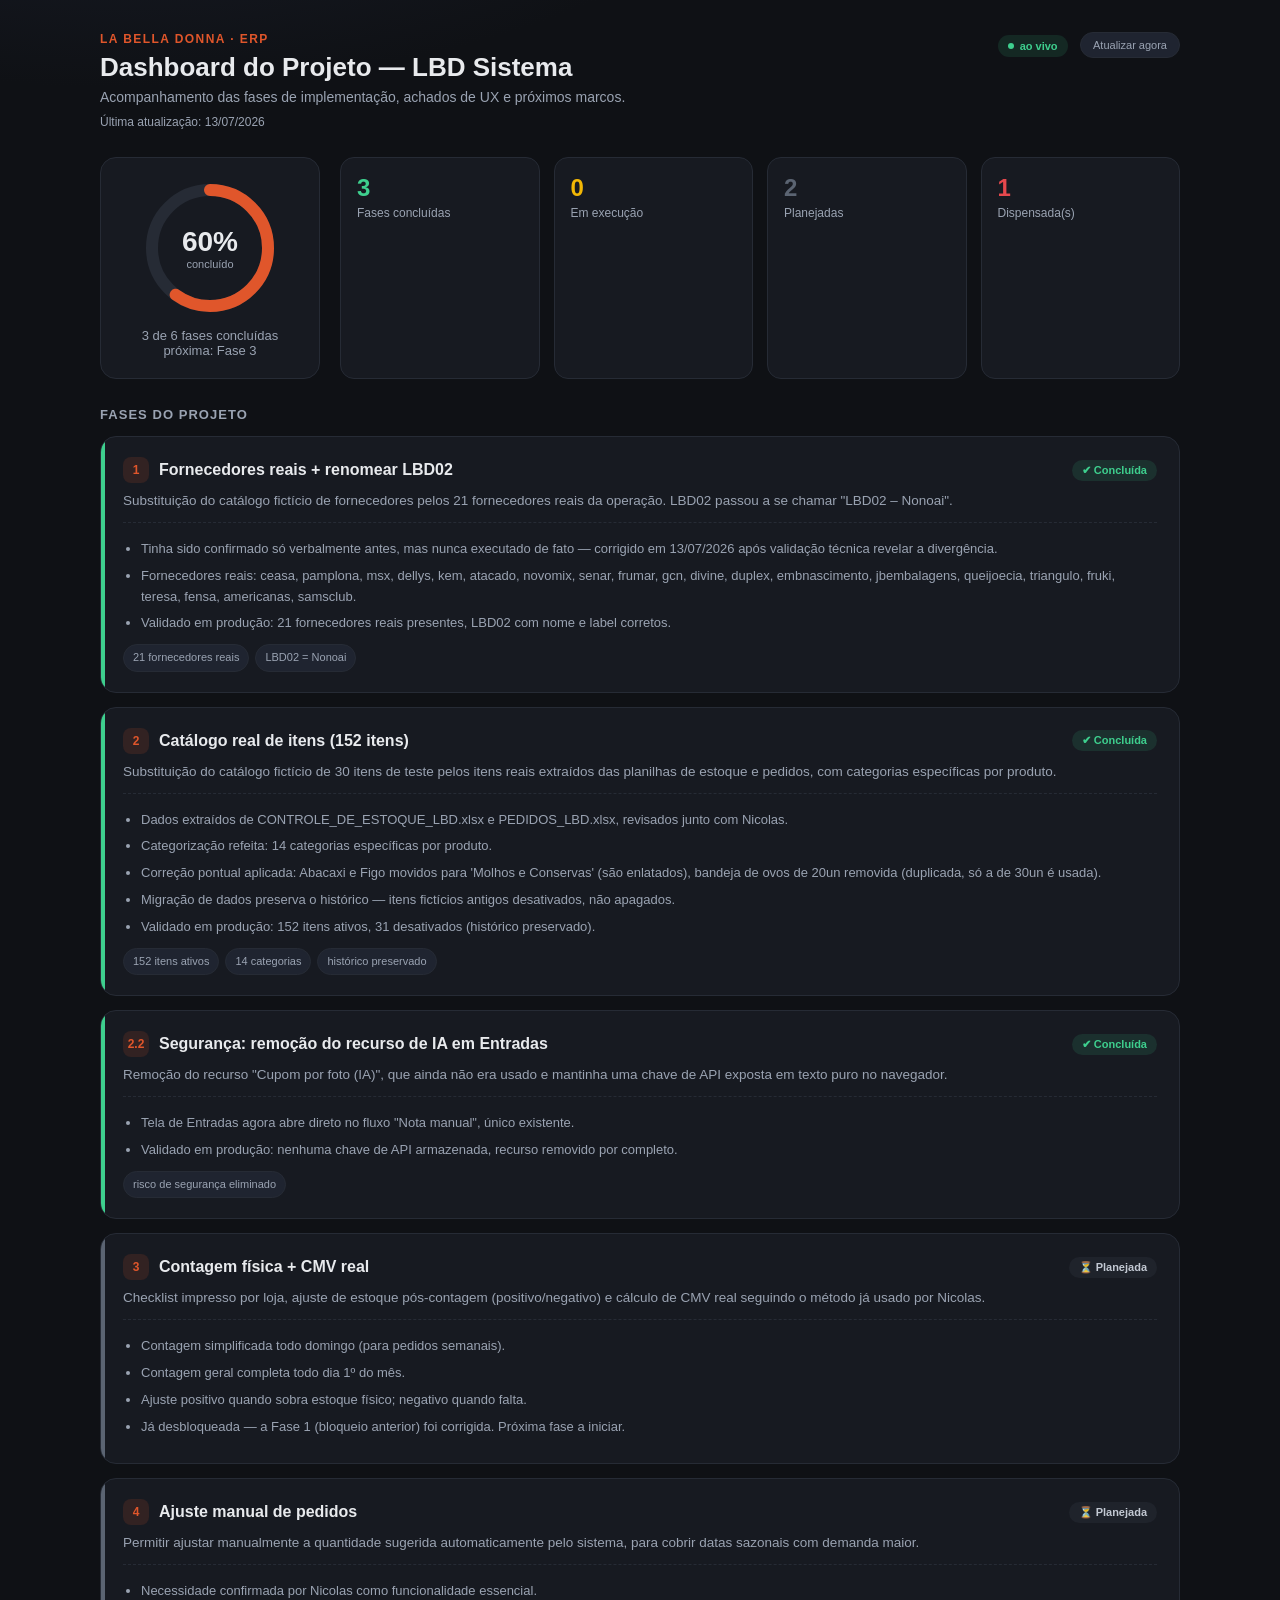
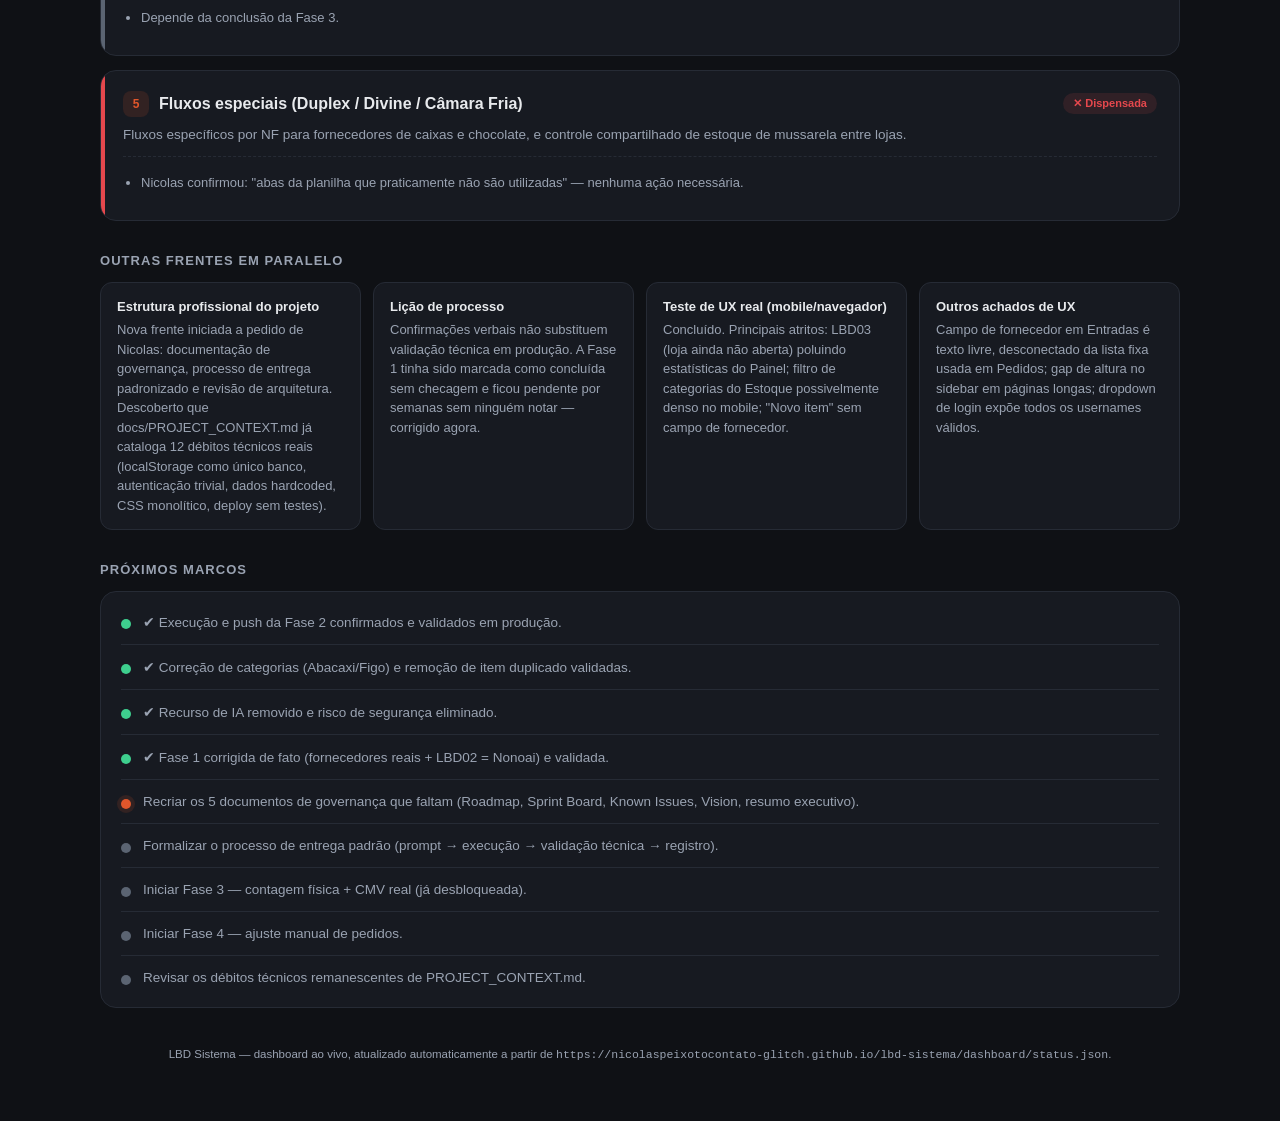
<file: dashboard/index.html>
<!DOCTYPE html>
<html lang="pt-BR">
<head>
<meta charset="UTF-8">
<meta name="viewport" content="width=device-width, initial-scale=1.0">
<title>Dashboard — LBD Sistema</title>
<style>
  :root{
    --bg:#0f1115;
    --card:#171a21;
    --card-border:#262b35;
    --text:#e8eaed;
    --text-dim:#9aa3b2;
    --accent:#e0562b;
    --accent-soft:#e0562b22;
    --ok:#3ecf8e;
    --ok-soft:#3ecf8e1f;
    --warn:#f2b705;
    --warn-soft:#f2b7051f;
    --pending:#5b6472;
    --pending-soft:#5b64721f;
    --danger:#e5484d;
    --danger-soft:#e5484d1f;
  }
  *{box-sizing:border-box;}
  body{
    margin:0;
    font-family:-apple-system,BlinkMacSystemFont,"Segoe UI",Roboto,Helvetica,Arial,sans-serif;
    background:radial-gradient(1200px 600px at 10% -10%, #1c2130 0%, var(--bg) 60%);
    color:var(--text);
    padding:32px 20px 60px;
  }
  .wrap{max-width:1080px;margin:0 auto;}
  header{margin-bottom:28px;display:flex;justify-content:space-between;align-items:flex-start;flex-wrap:wrap;gap:12px;}
  .eyebrow{color:var(--accent);font-size:12px;letter-spacing:.12em;text-transform:uppercase;font-weight:700;margin-bottom:6px;}
  h1{font-size:26px;margin:0 0 6px;font-weight:700;}
  .subtitle{color:var(--text-dim);font-size:14px;margin:0;}
  .updated{color:var(--text-dim);font-size:12px;margin-top:10px;}
  .live-badge{
    display:inline-flex;align-items:center;gap:6px;
    font-size:11px;font-weight:700;color:var(--ok);
    background:var(--ok-soft);border-radius:999px;padding:5px 10px;
    white-space:nowrap;
  }
  .live-dot{width:6px;height:6px;border-radius:50%;background:var(--ok);animation:pulse 1.6s infinite;}
  @keyframes pulse{0%,100%{opacity:1;}50%{opacity:.25;}}
  .refresh-btn{
    background:#1f2430;border:1px solid var(--card-border);color:var(--text-dim);
    font-size:11px;padding:6px 12px;border-radius:999px;cursor:pointer;margin-left:8px;
  }
  .refresh-btn:hover{color:var(--text);}

  .grid-top{
    display:grid;
    grid-template-columns: 220px 1fr;
    gap:20px;
    margin-bottom:28px;
  }
  @media (max-width:640px){ .grid-top{grid-template-columns:1fr;} }

  .progress-card{
    background:var(--card);
    border:1px solid var(--card-border);
    border-radius:16px;
    padding:20px;
    display:flex;
    flex-direction:column;
    align-items:center;
    justify-content:center;
    text-align:center;
  }
  .ring{position:relative;width:140px;height:140px;margin-bottom:10px;}
  .ring svg{transform:rotate(-90deg);}
  .ring-bg{fill:none;stroke:#262b35;stroke-width:12;}
  .ring-fg{fill:none;stroke:var(--accent);stroke-width:12;stroke-linecap:round;transition:stroke-dashoffset 1s ease;}
  .ring-label{
    position:absolute;top:0;left:0;width:100%;height:100%;
    display:flex;align-items:center;justify-content:center;
    flex-direction:column;
  }
  .ring-label .num{font-size:28px;font-weight:800;}
  .ring-label .lbl{font-size:11px;color:var(--text-dim);}
  .progress-caption{font-size:13px;color:var(--text-dim);}

  .stat-strip{
    display:grid;
    grid-template-columns:repeat(4,1fr);
    gap:14px;
  }
  @media (max-width:640px){ .stat-strip{grid-template-columns:repeat(2,1fr);} }
  .stat{
    background:var(--card);
    border:1px solid var(--card-border);
    border-radius:14px;
    padding:16px;
  }
  .stat .n{font-size:24px;font-weight:800;}
  .stat .l{font-size:12px;color:var(--text-dim);margin-top:4px;}
  .stat.ok .n{color:var(--ok);}
  .stat.warn .n{color:var(--warn);}
  .stat.pending .n{color:var(--pending);}
  .stat.dropped .n{color:var(--danger);}

  section{margin-bottom:32px;}
  .section-title{
    font-size:13px;
    text-transform:uppercase;
    letter-spacing:.08em;
    color:var(--text-dim);
    font-weight:700;
    margin:0 0 14px;
  }

  .phase-card{
    background:var(--card);
    border:1px solid var(--card-border);
    border-radius:16px;
    padding:20px 22px;
    margin-bottom:14px;
    position:relative;
    overflow:hidden;
  }
  .phase-card::before{
    content:"";
    position:absolute; left:0; top:0; bottom:0; width:4px;
  }
  .phase-card.ok::before{background:var(--ok);}
  .phase-card.progress::before{background:var(--warn);}
  .phase-card.pending::before{background:var(--pending);}
  .phase-card.dropped::before{background:var(--danger);}

  .phase-head{display:flex;align-items:center;justify-content:space-between;flex-wrap:wrap;gap:8px;margin-bottom:8px;}
  .phase-title{font-size:16px;font-weight:700;display:flex;align-items:center;gap:10px;}
  .phase-num{
    display:inline-flex;align-items:center;justify-content:center;
    width:26px;height:26px;border-radius:8px;
    background:var(--accent-soft);color:var(--accent);
    font-size:12px;font-weight:800;
  }
  .badge{
    font-size:11px;font-weight:700;padding:4px 10px;border-radius:999px;
    white-space:nowrap;
  }
  .badge.ok{background:var(--ok-soft);color:var(--ok);}
  .badge.progress{background:var(--warn-soft);color:var(--warn);}
  .badge.pending{background:var(--pending-soft);color:#c3c9d3;}
  .badge.dropped{background:var(--danger-soft);color:var(--danger);}

  .phase-desc{color:var(--text-dim);font-size:13.5px;line-height:1.55;margin:0 0 10px;}
  .phase-details{
    font-size:13px;color:var(--text);
    line-height:1.6;
    padding-top:8px;
    border-top:1px dashed var(--card-border);
  }
  .phase-details ul{margin:8px 0 0;padding-left:18px;}
  .phase-details li{margin-bottom:6px;color:var(--text-dim);}

  .pill-row{display:flex;flex-wrap:wrap;gap:6px;margin-top:10px;}
  .pill{
    font-size:11px;
    background:#1f2430;
    border:1px solid var(--card-border);
    color:var(--text-dim);
    padding:4px 9px;
    border-radius:999px;
  }

  .findings-grid{
    display:grid;
    grid-template-columns:repeat(auto-fit,minmax(230px,1fr));
    gap:12px;
  }
  .finding{
    background:var(--card);
    border:1px solid var(--card-border);
    border-radius:12px;
    padding:14px 16px;
    font-size:13px;
    color:var(--text-dim);
    line-height:1.5;
  }
  .finding b{color:var(--text);display:block;margin-bottom:4px;font-size:13px;}

  .milestones{
    background:var(--card);
    border:1px solid var(--card-border);
    border-radius:16px;
    padding:8px 20px;
  }
  .milestone{
    display:flex;align-items:flex-start;gap:12px;
    padding:14px 0;
    border-bottom:1px solid var(--card-border);
  }
  .milestone:last-child{border-bottom:none;}
  .m-dot{
    width:10px;height:10px;border-radius:50%;
    background:var(--pending);margin-top:5px;flex-shrink:0;
  }
  .milestone.next .m-dot{background:var(--accent);box-shadow:0 0 0 4px var(--accent-soft);}
  .milestone.done .m-dot{background:var(--ok);}
  .m-text{font-size:13.5px;color:var(--text-dim);}
  .m-text b{color:var(--text);}

  .err-banner{
    background:var(--danger-soft);border:1px solid var(--danger);color:var(--danger);
    border-radius:10px;padding:12px 16px;font-size:13px;margin-bottom:20px;display:none;
  }

  footer{
    text-align:center;color:var(--text-dim);font-size:11.5px;margin-top:40px;
  }
</style>
</head>
<body>
<div class="wrap">

  <header>
    <div>
      <div class="eyebrow">La Bella Donna · ERP</div>
      <h1>Dashboard do Projeto — LBD Sistema</h1>
      <p class="subtitle">Acompanhamento das fases de implementação, achados de UX e próximos marcos.</p>
      <div class="updated" id="updatedLine">Carregando dados...</div>
    </div>
    <div>
      <span class="live-badge"><span class="live-dot"></span>ao vivo</span>
      <button class="refresh-btn" onclick="loadStatus(true)">Atualizar agora</button>
    </div>
  </header>

  <div class="err-banner" id="errBanner"></div>

  <div class="grid-top">
    <div class="progress-card">
      <div class="ring">
        <svg width="140" height="140" viewBox="0 0 140 140">
          <circle class="ring-bg" cx="70" cy="70" r="58"></circle>
          <circle class="ring-fg" id="ringFg" cx="70" cy="70" r="58"
            stroke-dasharray="364" stroke-dashoffset="364"></circle>
        </svg>
        <div class="ring-label">
          <div class="num" id="ringNum">--</div>
          <div class="lbl">concluído</div>
        </div>
      </div>
      <div class="progress-caption" id="progressCaption">—</div>
    </div>

    <div class="stat-strip" id="statStrip"></div>
  </div>

  <section>
    <div class="section-title">Fases do projeto</div>
    <div id="phasesContainer"></div>
  </section>

  <section>
    <div class="section-title">Outras frentes em paralelo</div>
    <div class="findings-grid" id="findingsContainer"></div>
  </section>

  <section>
    <div class="section-title">Próximos marcos</div>
    <div class="milestones" id="milestonesContainer"></div>
  </section>

  <footer>LBD Sistema — dashboard ao vivo, atualizado automaticamente a partir de <code id="sourceUrlLabel"></code>.</footer>
</div>

<script>
  const STATUS_URL = 'https://nicolaspeixotocontato-glitch.github.io/lbd-sistema/dashboard/status.json';
  const POLL_INTERVAL_MS = 60000;

  const STATUS_LABEL = { ok: '✔ Concluída', progress: '🔄 Em execução', pending: '⏳ Planejada', dropped: '✕ Dispensada' };
  const STATUS_CLASS = { ok: 'ok', progress: 'progress', pending: 'pending', dropped: 'dropped' };

  document.getElementById('sourceUrlLabel').textContent = STATUS_URL;

  function escapeHtml(s){
    return String(s).replace(/[&<>"']/g, c => ({'&':'&amp;','<':'&lt;','>':'&gt;','"':'&quot;',"'":'&#39;'}[c]));
  }

  function render(data){
    const pct = data.progressPercent ?? 0;
    const circumference = 2 * Math.PI * 58;
    const ring = document.getElementById('ringFg');
    ring.style.strokeDasharray = circumference;
    requestAnimationFrame(() => { ring.style.strokeDashoffset = circumference * (1 - pct/100); });
    document.getElementById('ringNum').textContent = pct + '%';

    const phases = data.phases || [];
    const okCount = phases.filter(p => p.status === 'ok').length;
    const progCount = phases.filter(p => p.status === 'progress').length;
    const pendCount = phases.filter(p => p.status === 'pending').length;
    const dropCount = phases.filter(p => p.status === 'dropped').length;
    const nextPhase = phases.find(p => p.status === 'progress') || phases.find(p => p.status === 'pending');
    document.getElementById('progressCaption').innerHTML =
      `${okCount} de ${phases.length} fases concluídas` + (nextPhase ? `<br>próxima: Fase ${nextPhase.num}` : '');

    document.getElementById('statStrip').innerHTML = `
      <div class="stat ok"><div class="n">${okCount}</div><div class="l">Fases concluídas</div></div>
      <div class="stat warn"><div class="n">${progCount}</div><div class="l">Em execução</div></div>
      <div class="stat pending"><div class="n">${pendCount}</div><div class="l">Planejadas</div></div>
      <div class="stat dropped"><div class="n">${dropCount}</div><div class="l">Dispensada(s)</div></div>
    `;

    document.getElementById('phasesContainer').innerHTML = phases.map(p => `
      <div class="phase-card ${STATUS_CLASS[p.status] || 'pending'}">
        <div class="phase-head">
          <div class="phase-title"><span class="phase-num">${p.num}</span>${escapeHtml(p.title)}</div>
          <span class="badge ${STATUS_CLASS[p.status] || 'pending'}">${STATUS_LABEL[p.status] || p.status}</span>
        </div>
        <p class="phase-desc">${escapeHtml(p.desc || '')}</p>
        <div class="phase-details">
          <ul>${(p.details||[]).map(d => `<li>${d}</li>`).join('')}</ul>
          ${(p.pills && p.pills.length) ? `<div class="pill-row">${p.pills.map(pl => `<span class="pill">${escapeHtml(pl)}</span>`).join('')}</div>` : ''}
        </div>
      </div>
    `).join('');

    document.getElementById('findingsContainer').innerHTML = (data.findings||[]).map(f => `
      <div class="finding"><b>${escapeHtml(f.title)}</b>${escapeHtml(f.text)}</div>
    `).join('');

    document.getElementById('milestonesContainer').innerHTML = (data.milestones||[]).map(m => `
      <div class="milestone ${m.status === 'next' ? 'next' : (m.status === 'done' ? 'done' : '')}">
        <div class="m-dot"></div>
        <div class="m-text">${m.status === 'done' ? '✔ ' : ''}${m.text}</div>
      </div>
    `).join('');

    document.getElementById('updatedLine').textContent = `Última atualização: ${data.updated || '—'}`;
    document.getElementById('errBanner').style.display = 'none';
  }

  async function loadStatus(manual){
    try {
      const res = await fetch(STATUS_URL + '?t=' + Date.now(), { cache: 'no-store' });
      if (!res.ok) throw new Error('HTTP ' + res.status);
      const data = await res.json();
      render(data);
    } catch (err) {
      const banner = document.getElementById('errBanner');
      banner.style.display = 'block';
      banner.textContent = 'Não foi possível carregar os dados ao vivo (' + err.message + '). Mostrando a última versão disponível.';
      if (manual) console.error(err);
    }
  }

  loadStatus();
  setInterval(() => loadStatus(false), POLL_INTERVAL_MS);
</script>
</body>
</html>
</file>
